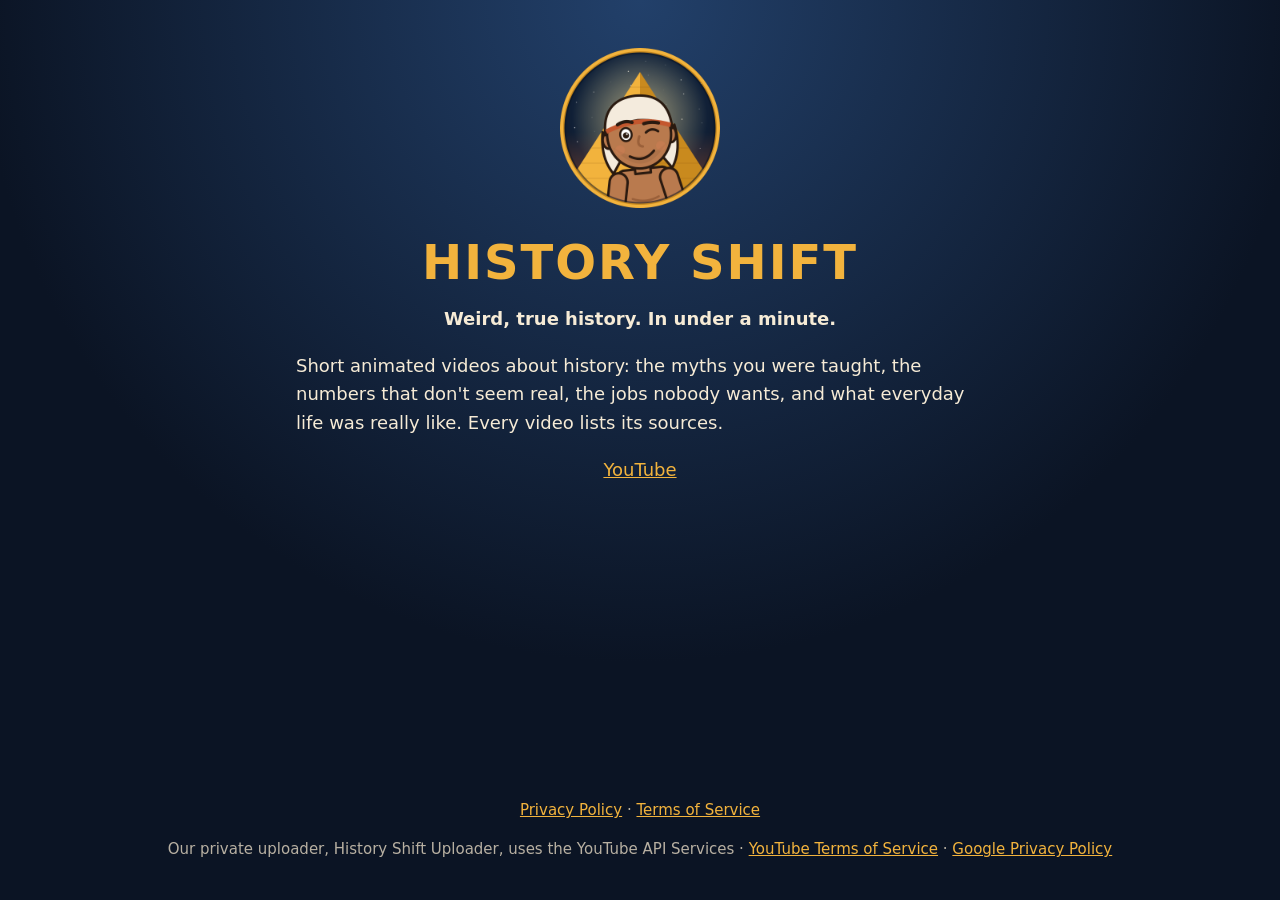
<file: index.html>
<!doctype html>
<html lang="en">
<head>
  <meta charset="utf-8">
  <meta name="viewport" content="width=device-width, initial-scale=1">
  <title>History Shift</title>
  <meta name="description" content="Weird, true history. In under a minute.">
  <link rel="icon" href="perfil.png">
  <link rel="stylesheet" href="estilo.css">
</head>
<body>
  <main>
    <img class="logo" src="perfil.png" alt="History Shift logo" width="160" height="160">
    <h1>HISTORY SHIFT</h1>
    <p class="lema">Weird, true history. In under a minute.</p>
    <p>Short animated videos about history: the myths you were taught, the numbers that don't seem real, the jobs nobody wants, and what everyday life was really like. Every video lists its sources.</p>
    <p class="enlaces">
      <a href="https://www.youtube.com/@historyshift-g4b">YouTube</a>
    </p>
  </main>
  <footer>
    <a href="privacy.html">Privacy Policy</a> · <a href="terms.html">Terms of Service</a>
    <p>Our private uploader, History Shift Uploader, uses the YouTube API Services · <a href="https://www.youtube.com/t/terms">YouTube Terms of Service</a> · <a href="https://policies.google.com/privacy">Google Privacy Policy</a></p>
  </footer>
</body>
</html>
</file>
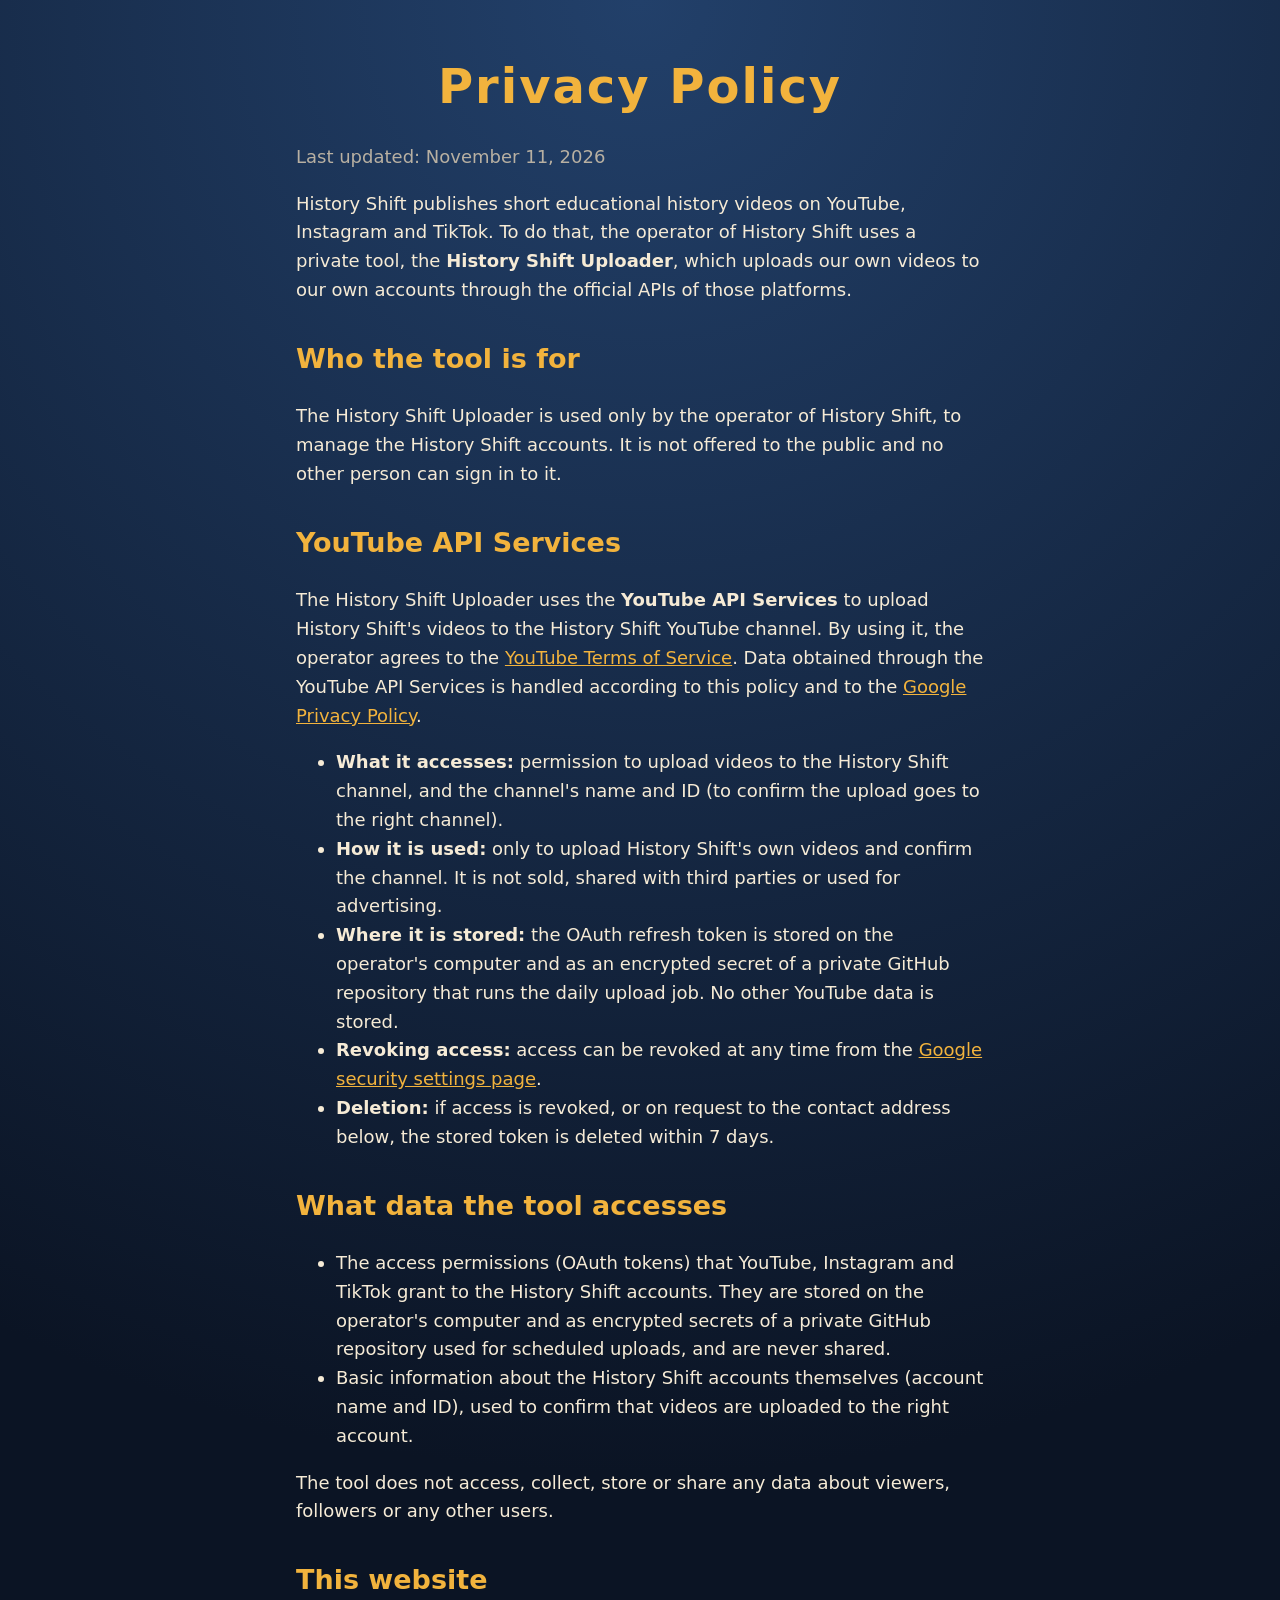
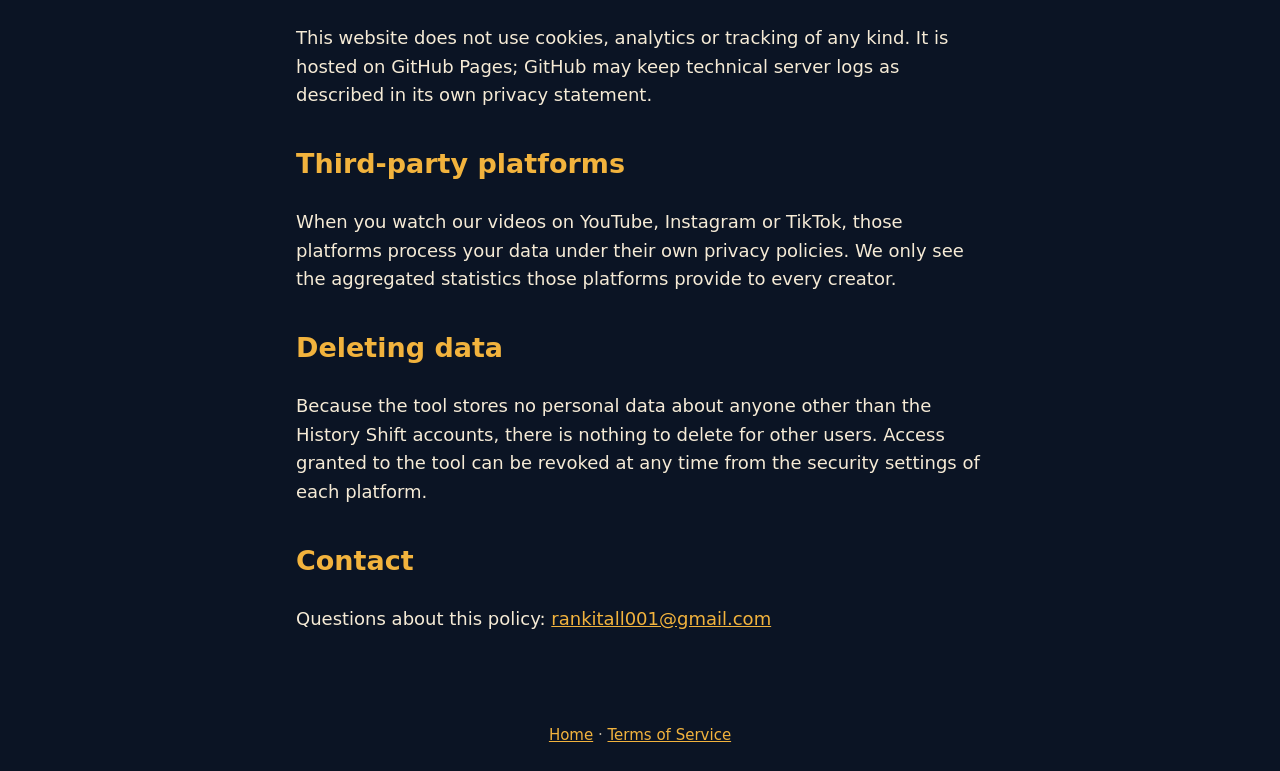
<file: privacy.html>
<!doctype html>
<html lang="en">
<head>
  <meta charset="utf-8">
  <meta name="viewport" content="width=device-width, initial-scale=1">
  <title>Privacy Policy · History Shift</title>
  <link rel="icon" href="perfil.png">
  <link rel="stylesheet" href="estilo.css">
</head>
<body>
  <main>
    <h1>Privacy Policy</h1>
    <p class="fecha">Last updated: November 11, 2026</p>

    <p>History Shift publishes short educational history videos on YouTube, Instagram and TikTok. To do that, the operator of History Shift uses a private tool, the <strong>History Shift Uploader</strong>, which uploads our own videos to our own accounts through the official APIs of those platforms.</p>

    <h2>Who the tool is for</h2>
    <p>The History Shift Uploader is used only by the operator of History Shift, to manage the History Shift accounts. It is not offered to the public and no other person can sign in to it.</p>

    <h2>YouTube API Services</h2>
    <p>The History Shift Uploader uses the <strong>YouTube API Services</strong> to upload History Shift's videos to the History Shift YouTube channel. By using it, the operator agrees to the <a href="https://www.youtube.com/t/terms">YouTube Terms of Service</a>. Data obtained through the YouTube API Services is handled according to this policy and to the <a href="https://policies.google.com/privacy">Google Privacy Policy</a>.</p>
    <ul>
      <li><strong>What it accesses:</strong> permission to upload videos to the History Shift channel, and the channel's name and ID (to confirm the upload goes to the right channel).</li>
      <li><strong>How it is used:</strong> only to upload History Shift's own videos and confirm the channel. It is not sold, shared with third parties or used for advertising.</li>
      <li><strong>Where it is stored:</strong> the OAuth refresh token is stored on the operator's computer and as an encrypted secret of a private GitHub repository that runs the daily upload job. No other YouTube data is stored.</li>
      <li><strong>Revoking access:</strong> access can be revoked at any time from the <a href="https://security.google.com/settings/security/permissions">Google security settings page</a>.</li>
      <li><strong>Deletion:</strong> if access is revoked, or on request to the contact address below, the stored token is deleted within 7 days.</li>
    </ul>

    <h2>What data the tool accesses</h2>
    <ul>
      <li>The access permissions (OAuth tokens) that YouTube, Instagram and TikTok grant to the History Shift accounts. They are stored on the operator's computer and as encrypted secrets of a private GitHub repository used for scheduled uploads, and are never shared.</li>
      <li>Basic information about the History Shift accounts themselves (account name and ID), used to confirm that videos are uploaded to the right account.</li>
    </ul>
    <p>The tool does not access, collect, store or share any data about viewers, followers or any other users.</p>

    <h2>This website</h2>
    <p>This website does not use cookies, analytics or tracking of any kind. It is hosted on GitHub Pages; GitHub may keep technical server logs as described in its own privacy statement.</p>

    <h2>Third-party platforms</h2>
    <p>When you watch our videos on YouTube, Instagram or TikTok, those platforms process your data under their own privacy policies. We only see the aggregated statistics those platforms provide to every creator.</p>

    <h2>Deleting data</h2>
    <p>Because the tool stores no personal data about anyone other than the History Shift accounts, there is nothing to delete for other users. Access granted to the tool can be revoked at any time from the security settings of each platform.</p>

    <h2>Contact</h2>
    <p>Questions about this policy: <a href="mailto:rankitall001@gmail.com">rankitall001@gmail.com</a></p>
  </main>
  <footer><a href="index.html">Home</a> · <a href="terms.html">Terms of Service</a></footer>
</body>
</html>
</file>
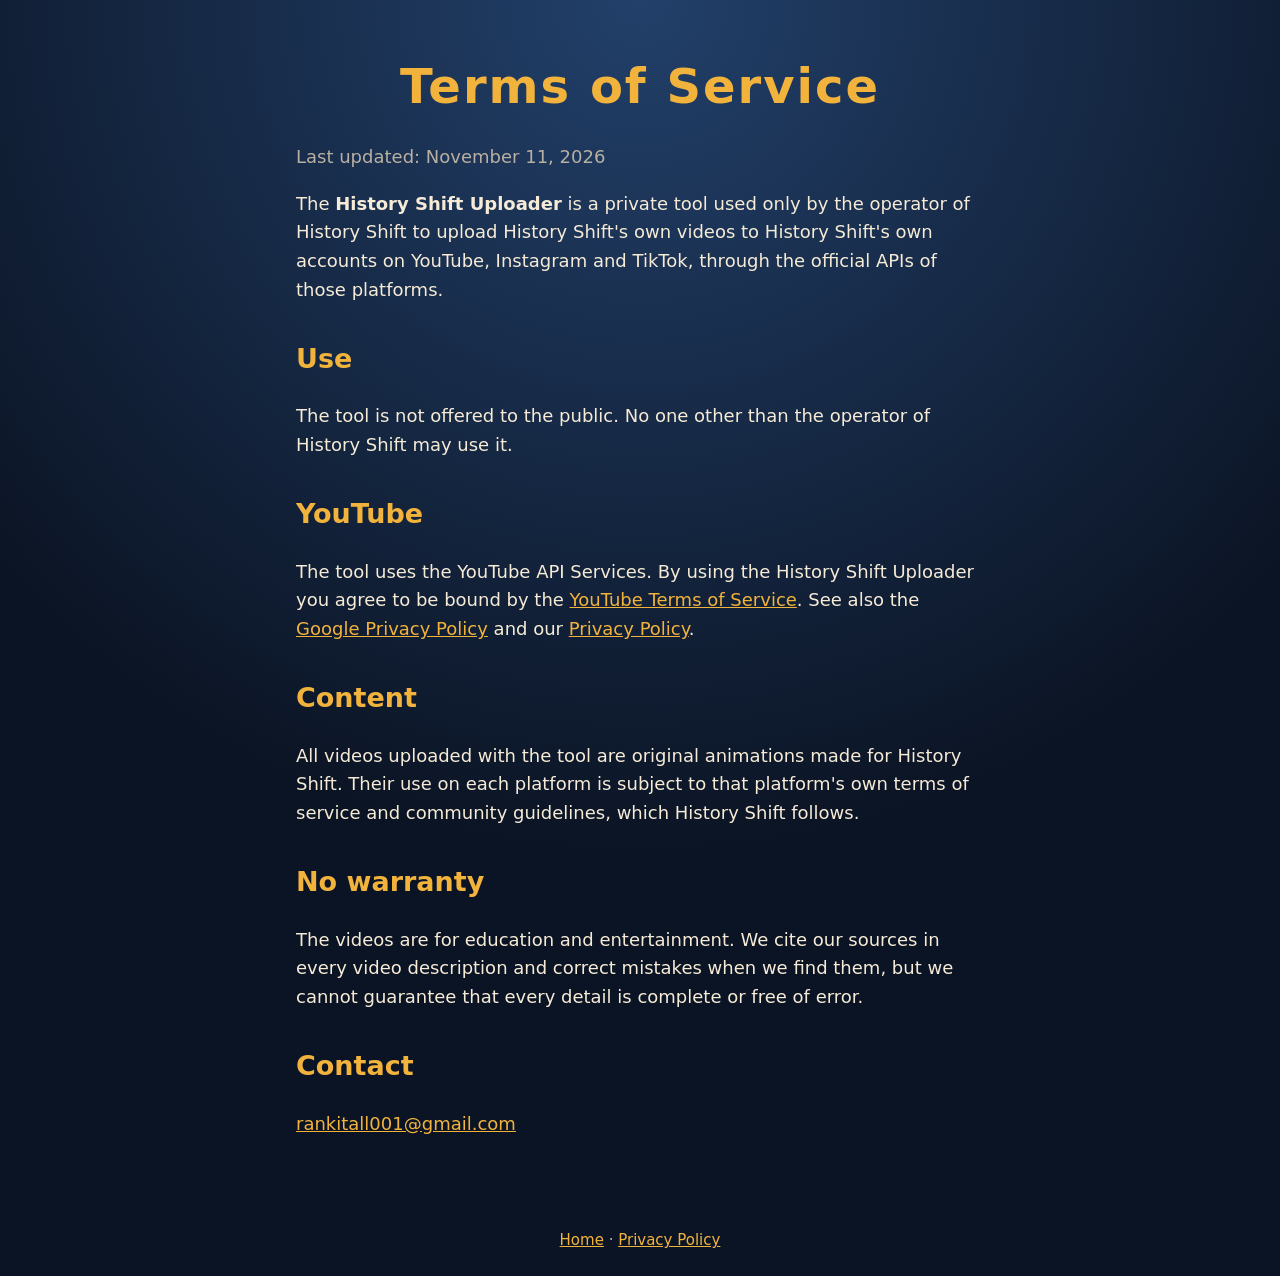
<file: terms.html>
<!doctype html>
<html lang="en">
<head>
  <meta charset="utf-8">
  <meta name="viewport" content="width=device-width, initial-scale=1">
  <title>Terms of Service · History Shift</title>
  <link rel="icon" href="perfil.png">
  <link rel="stylesheet" href="estilo.css">
</head>
<body>
  <main>
    <h1>Terms of Service</h1>
    <p class="fecha">Last updated: November 11, 2026</p>

    <p>The <strong>History Shift Uploader</strong> is a private tool used only by the operator of History Shift to upload History Shift's own videos to History Shift's own accounts on YouTube, Instagram and TikTok, through the official APIs of those platforms.</p>

    <h2>Use</h2>
    <p>The tool is not offered to the public. No one other than the operator of History Shift may use it.</p>

    <h2>YouTube</h2>
    <p>The tool uses the YouTube API Services. By using the History Shift Uploader you agree to be bound by the <a href="https://www.youtube.com/t/terms">YouTube Terms of Service</a>. See also the <a href="https://policies.google.com/privacy">Google Privacy Policy</a> and our <a href="privacy.html">Privacy Policy</a>.</p>

    <h2>Content</h2>
    <p>All videos uploaded with the tool are original animations made for History Shift. Their use on each platform is subject to that platform's own terms of service and community guidelines, which History Shift follows.</p>

    <h2>No warranty</h2>
    <p>The videos are for education and entertainment. We cite our sources in every video description and correct mistakes when we find them, but we cannot guarantee that every detail is complete or free of error.</p>

    <h2>Contact</h2>
    <p><a href="mailto:rankitall001@gmail.com">rankitall001@gmail.com</a></p>
  </main>
  <footer><a href="index.html">Home</a> · <a href="privacy.html">Privacy Policy</a></footer>
</body>
</html>
</file>
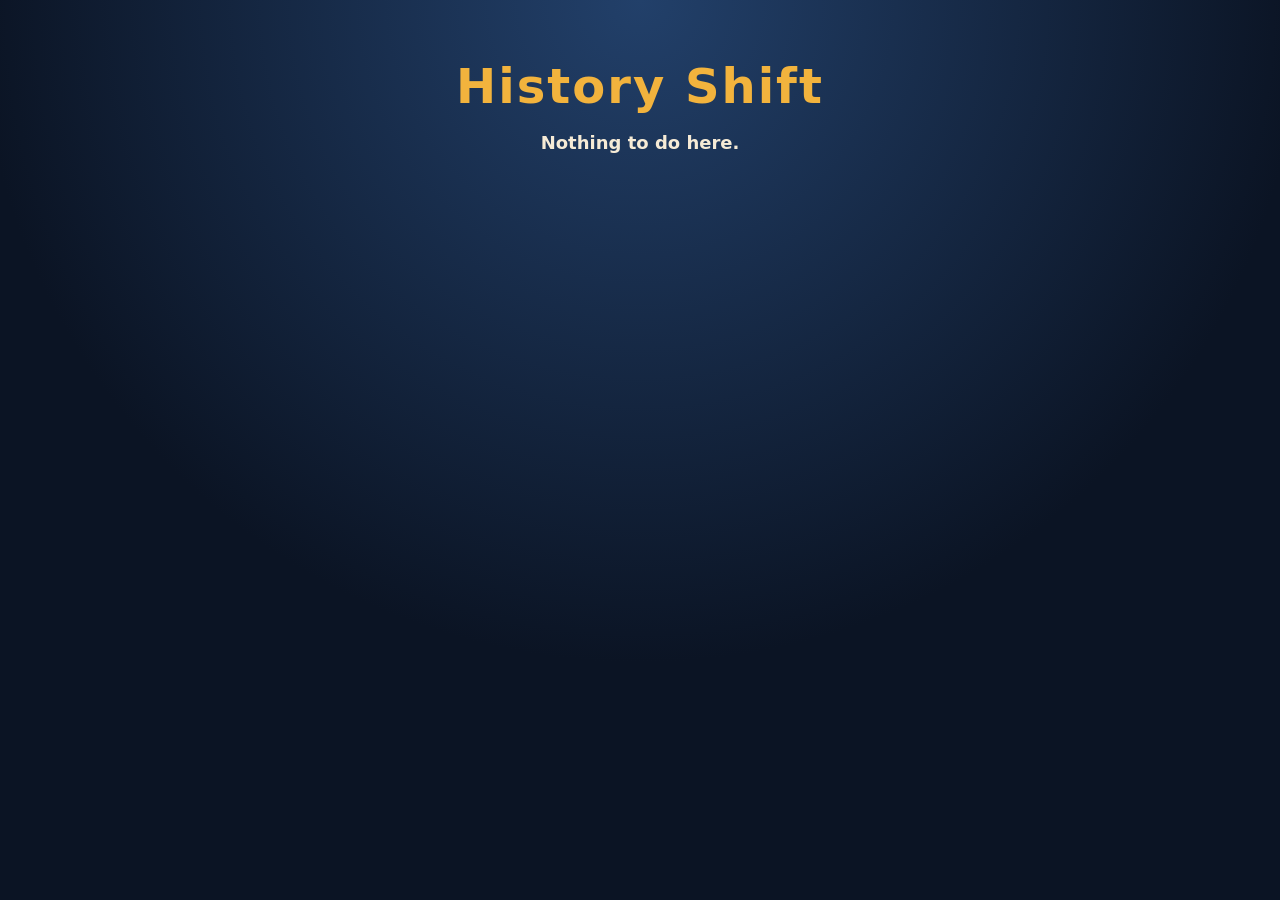
<file: tiktok.html>
<!doctype html>
<html lang="en">
<head>
  <meta charset="utf-8">
  <meta name="viewport" content="width=device-width, initial-scale=1">
  <title>History Shift · Sign-in</title>
  <link rel="stylesheet" href="estilo.css">
</head>
<body>
  <main>
    <h1>History Shift</h1>
    <p class="lema" id="mensaje">Finishing sign-in…</p>
  </main>
  <script>
    // Página de retorno del inicio de sesión de TikTok. TikTok solo admite direcciones https,
    // así que esta página reenvía la respuesta al programa local que la está esperando en el
    // PC del canal (127.0.0.1). No guarda ni envía nada a ningún otro sitio.
    const params = new URLSearchParams(location.search);
    if (params.has('code') || params.has('error')) {
      location.replace('http://127.0.0.1:8765/tiktok' + location.search);
    } else {
      document.getElementById('mensaje').textContent = 'Nothing to do here.';
    }
  </script>
</body>
</html>
</file>
<file: estilo.css>
:root {
  --fondo: #0b1424;
  --texto: #f6ebd6;
  --oro: #f2b33d;
  --tenue: #b8b0a2;
}
* { box-sizing: border-box; }
body {
  margin: 0;
  min-height: 100vh;
  display: flex;
  flex-direction: column;
  background: radial-gradient(circle at 50% 0%, #22406a 0%, var(--fondo) 60%);
  color: var(--texto);
  font: 18px/1.6 system-ui, -apple-system, "Segoe UI", sans-serif;
}
main { flex: 1; max-width: 720px; margin: 0 auto; padding: 48px 16px; }
.logo { display: block; margin: 0 auto 16px; }
h1 { text-align: center; color: var(--oro); font-size: 48px; letter-spacing: 2px; margin: 0; }
h2 { color: var(--oro); margin-top: 32px; }
.lema { text-align: center; font-weight: 700; margin-top: 4px; }
.enlaces { text-align: center; }
a { color: var(--oro); }
footer { text-align: center; padding: 24px 16px; color: var(--tenue); font-size: 15px; }
.fecha { color: var(--tenue); }
</file>
